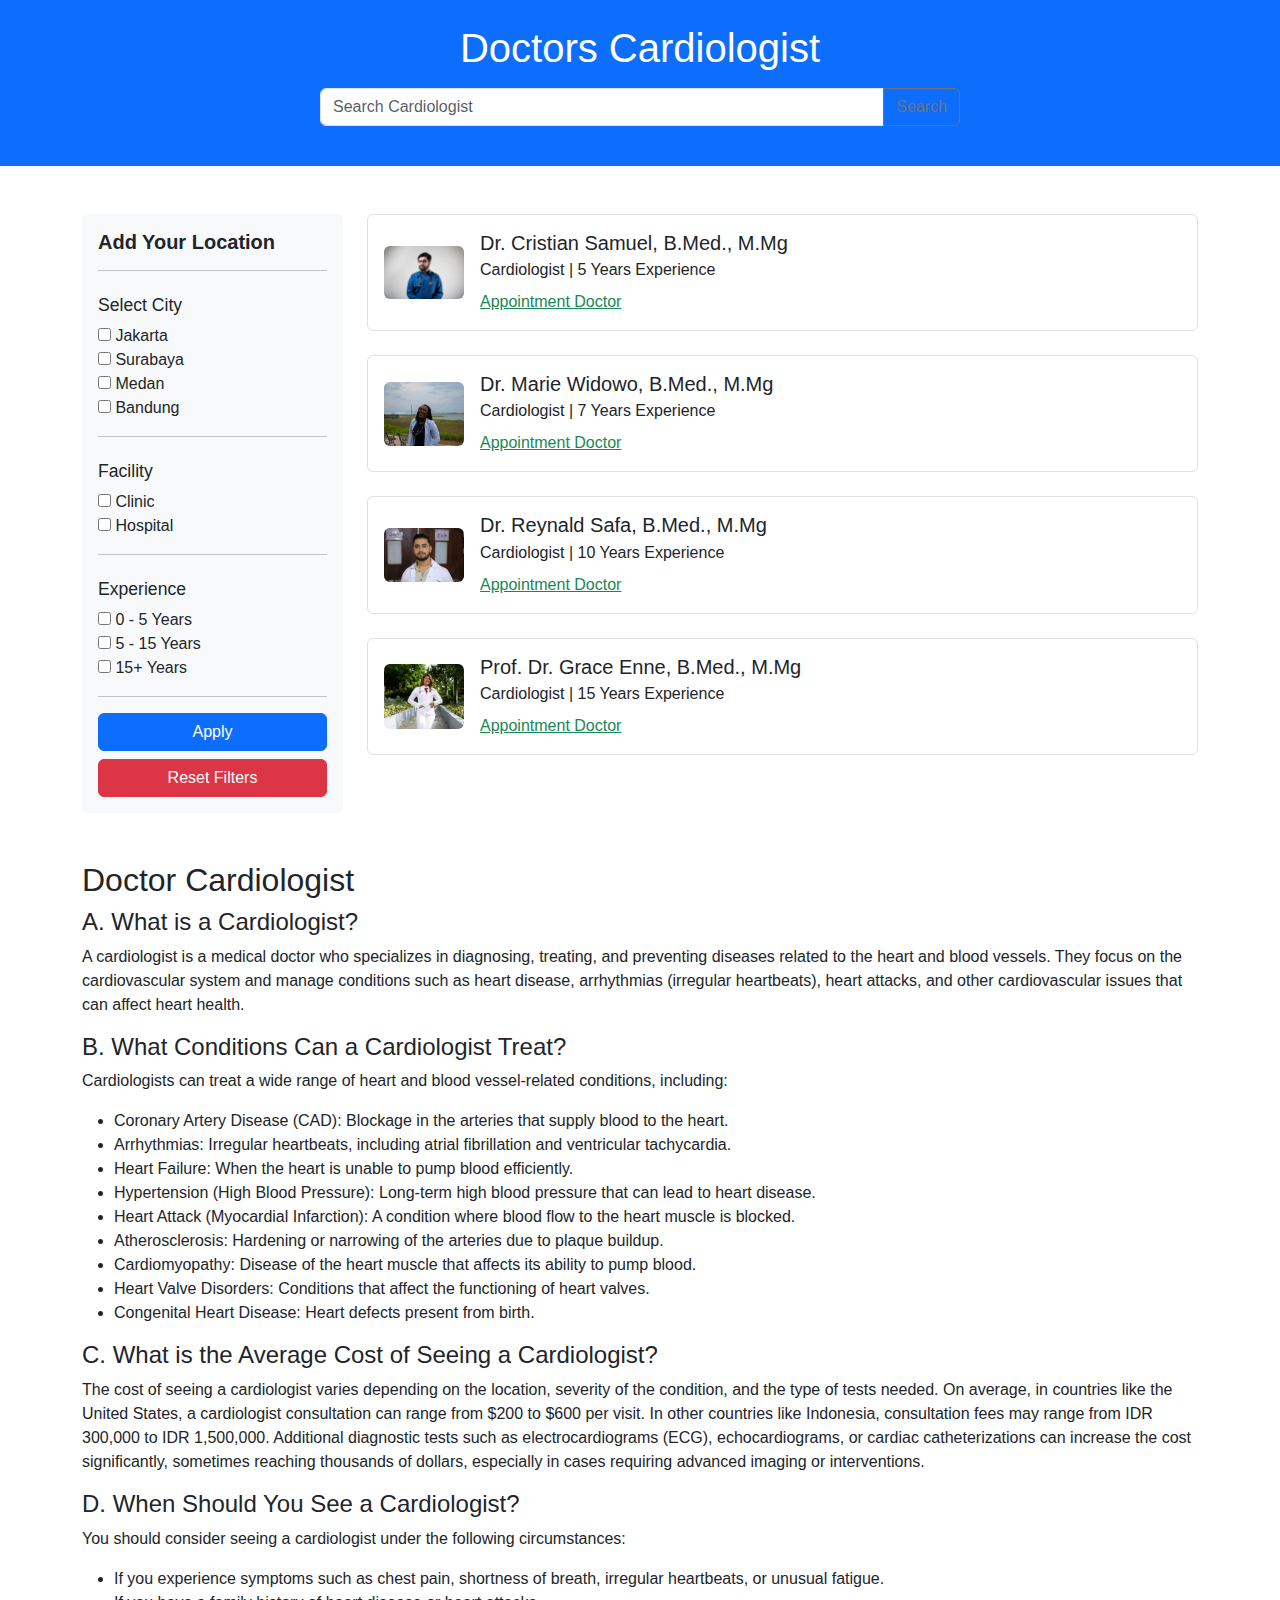
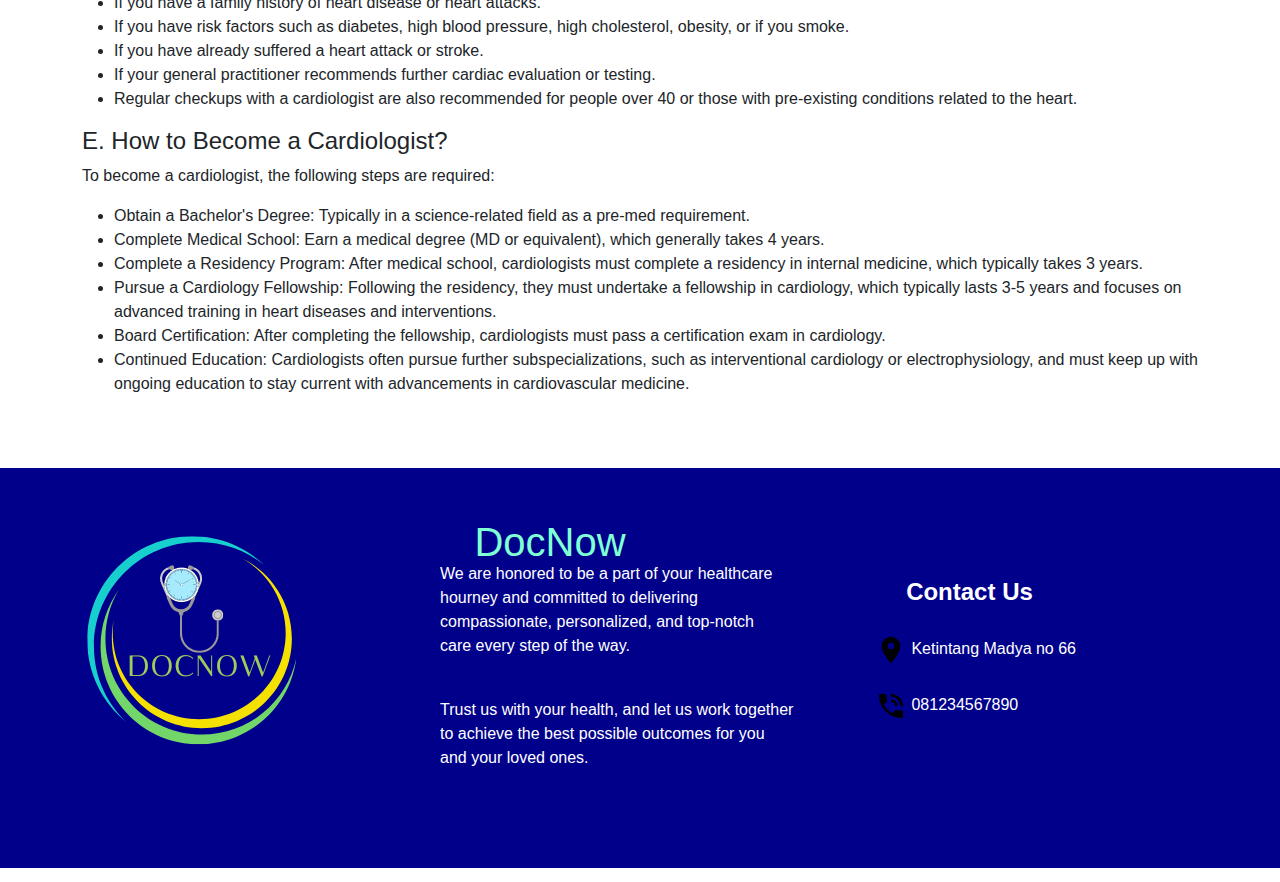
<file: daftar-dokter.html>
<!DOCTYPE html>
<html lang="en">
<head>
    <meta charset="UTF-8">
    <meta name="viewport" content="width=device-width, initial-scale=1.0">
    <title>Doctors Cardiologist</title>
    <!-- Bootstrap CSS -->
    <link href="https://cdn.jsdelivr.net/npm/bootstrap@5.3.0-alpha1/dist/css/bootstrap.min.css" rel="stylesheet">
    <!-- Custom CSS -->
    <link rel="stylesheet" href="styles/daftar-dokter.css">
</head>
<body>
    <!-- Header Section with Search Bar -->
    <header class="bg-primary text-white text-center py-4">
        <h1>Doctors Cardiologist</h1>
        <div class="search-bar mt-3">
            <div class="input-group mb-3 w-50 mx-auto">
                <input type="text" class="form-control" placeholder="Search Cardiologist" aria-label="Search">
                <button class="btn btn-outline-secondary" type="button">Search</button>
            </div>
        </div>
    </header>

    <!-- Filters and Doctors List Section -->
    <section class="container my-5">
        <div class="row">
            <!-- Filters Sidebar -->
            <div class="col-md-3">
                <div class="filter-section bg-light p-3 rounded">
                    <h5>Add Your Location</h5>
                    <hr>
                    <h6>Select City</h6>
                    <ul class="list-unstyled">
                        <li><input type="checkbox" class="city-filter" value="Jakarta"> Jakarta</li>
                        <li><input type="checkbox" class="city-filter" value="Surabaya"> Surabaya</li>
                        <li><input type="checkbox" class="city-filter" value="Medan"> Medan</li>
                        <li><input type="checkbox" class="city-filter" value="Bandung"> Bandung</li>
                    </ul>
                    <hr>
                    <h6>Facility</h6>
                    <ul class="list-unstyled">
                        <li><input type="checkbox" class="facility-filter" value="Clinic"> Clinic</li>
                        <li><input type="checkbox" class="facility-filter" value="Hospital"> Hospital</li>
                    </ul>
                    <hr>
                    <h6>Experience</h6>
                    <ul class="list-unstyled">
                        <li><input type="checkbox" class="experience-filter" value="0-5"> 0 - 5 Years</li>
                        <li><input type="checkbox" class="experience-filter" value="5-15"> 5 - 15 Years</li>
                        <li><input type="checkbox" class="experience-filter" value="15+"> 15+ Years</li>
                    </ul>
                    <hr>
                    <!-- Apply and Reset buttons -->
                    <button id="apply-filters" class="btn btn-primary w-100 mb-2">Apply</button>
                    <button id="reset-filters" class="btn btn-danger w-100">Reset Filters</button>
                </div>
            </div>
    
            <!-- Doctors List -->
            <div class="col-md-9">
                <div class="row">
                    <div class="col-md-12">
                        <div class="doctor-card p-3 mb-4 border rounded d-flex align-items-center" data-city="Jakarta" data-facility="Clinic" data-experience="5">
                            <img src="img/doctor.jpg" class="img-fluid rounded" alt="Doctor" width="80">
                            <div class="ms-3">
                                <h5>Dr. Cristian Samuel, B.Med., M.Mg</h5>
                                <p>Cardiologist | 5 Years Experience</p>
                                <a href="chat.html" class="text-success">Appointment Doctor</a>
                            </div>
                        </div>
                    </div>
                <div class="col-md-12">
                    <div class="doctor-card p-3 mb-4 border rounded d-flex align-items-center" data-city="Surabaya" data-facility="Hospital" data-experience="7">
                        <img src="img/doctor1.jpg" class="img-fluid rounded" alt="Doctor" width="80">
                        <div class="ms-3">
                            <h5>Dr. Marie Widowo, B.Med., M.Mg</h5>
                            <p>Cardiologist | 7 Years Experience</p>
                            <a href="chat.html" class="text-success">Appointment Doctor</a>
                        </div>
                    </div>
                </div>
                <div class="col-md-12">
                    <div class="doctor-card p-3 mb-4 border rounded d-flex align-items-center" data-city="Medan" data-facility="Clinic" data-experience="10">
                        <img src="img/doctor2.jpg" class="img-fluid rounded" alt="Doctor" width="80">
                        <div class="ms-3">
                            <h5>Dr. Reynald Safa, B.Med., M.Mg</h5>
                            <p>Cardiologist | 10 Years Experience</p>
                            <a href="chat.html" class="text-success">Appointment Doctor</a>
                        </div>
                    </div>
                </div>
                <div class="col-md-12">
                    <div class="doctor-card p-3 mb-4 border rounded d-flex align-items-center" data-city="Bandung" data-facility="Hospital" data-experience="15">
                        <img src="img/doctor3.jpg" class="img-fluid rounded" alt="Doctor" width="80">
                        <div class="ms-3">
                            <h5>Prof. Dr. Grace Enne, B.Med., M.Mg</h5>
                            <p>Cardiologist | 15 Years Experience</p>
                            <a href="chat.html" class="text-success">Appointment Doctor</a>
                        </div>
                    </div>
                </div>
            </div>
        </div>
    </div>
</section>


    <!-- Informational Section About Cardiologists -->
    <section class="container mb-5">
        <h2>Doctor Cardiologist</h2>
        <h4>A. What is a Cardiologist?</h4>
        <p>A cardiologist is a medical doctor who specializes in diagnosing, treating, and preventing diseases related to the heart and blood vessels. They focus on the cardiovascular system and manage conditions such as heart disease, arrhythmias (irregular heartbeats), heart attacks, and other cardiovascular issues that can affect heart health.</p>

        <h4>B. What Conditions Can a Cardiologist Treat?</h4>
        <p>Cardiologists can treat a wide range of heart and blood vessel-related conditions, including:</p>
        <ul>
            <li>Coronary Artery Disease (CAD): Blockage in the arteries that supply blood to the heart.</li>
            <li>Arrhythmias: Irregular heartbeats, including atrial fibrillation and ventricular tachycardia.</li>
            <li>Heart Failure: When the heart is unable to pump blood efficiently.</li>
            <li>Hypertension (High Blood Pressure): Long-term high blood pressure that can lead to heart disease.</li>
            <li>Heart Attack (Myocardial Infarction): A condition where blood flow to the heart muscle is blocked.</li>
            <li>Atherosclerosis: Hardening or narrowing of the arteries due to plaque buildup.</li>
            <li>Cardiomyopathy: Disease of the heart muscle that affects its ability to pump blood.</li>
            <li>Heart Valve Disorders: Conditions that affect the functioning of heart valves.</li>
            <li>Congenital Heart Disease: Heart defects present from birth.</li>
        </ul>

        <h4>C. What is the Average Cost of Seeing a Cardiologist?</h4>
        <p>The cost of seeing a cardiologist varies depending on the location, severity of the condition, and the type of tests needed. On average, in countries like the United States, a cardiologist consultation can range from $200 to $600 per visit. In other countries like Indonesia, consultation fees may range from IDR 300,000 to IDR 1,500,000. Additional diagnostic tests such as electrocardiograms (ECG), echocardiograms, or cardiac catheterizations can increase the cost significantly, sometimes reaching thousands of dollars, especially in cases requiring advanced imaging or interventions.</p>

        <h4>D. When Should You See a Cardiologist?</h4>
        <p>You should consider seeing a cardiologist under the following circumstances: </p>
        <ul>
            <li>If you experience symptoms such as chest pain, shortness of breath, irregular heartbeats, or unusual fatigue.</li>
            <li>If you have a family history of heart disease or heart attacks.</li>
            <li>If you have risk factors such as diabetes, high blood pressure, high cholesterol, obesity, or if you smoke.</li>
            <li>If you have already suffered a heart attack or stroke.</li>
            <li>If your general practitioner recommends further cardiac evaluation or testing.</li>
            <li>Regular checkups with a cardiologist are also recommended for people over 40 or those with pre-existing conditions related to the heart.</li>

        </ul>

        <h4>E. How to Become a Cardiologist?</h4>
        <p>To become a cardiologist, the following steps are required: </p>
        <ul>
            <li>Obtain a Bachelor's Degree: Typically in a science-related field as a pre-med requirement.</li>
           <li> Complete Medical School: Earn a medical degree (MD or equivalent), which generally takes 4 years.</li>
            <li>Complete a Residency Program: After medical school, cardiologists must complete a residency in internal medicine, which typically takes 3 years.</li>
            <li>Pursue a Cardiology Fellowship: Following the residency, they must undertake a fellowship in cardiology, which typically lasts 3-5 years and focuses on advanced training in heart diseases and interventions.</li>
            <li>Board Certification: After completing the fellowship, cardiologists must pass a certification exam in cardiology.</li>
            <li>Continued Education: Cardiologists often pursue further subspecializations, such as interventional cardiology or electrophysiology, and must keep up with ongoing education to stay current with advancements in cardiovascular medicine.</li>
        </ul>
    </section>

<!--Footer-->
<br>
<footer class="footer1 bg-dark-blue">
    <div class="footer-left">
       <h3 style="font-size: 40px;">DocNow</h3>
    </div>
    <div class="text2">
        &nbsp;&nbsp;&nbsp;&nbsp;&nbsp;&nbsp; <span class="contact-title">Contact Us</span>
        <br><br>
        <svg xmlns="http://www.w3.org/2000/svg" width="2em" height="2em" viewBox="0 0 24 24"><path fill="currentColor black" d="M12 11.5A2.5 2.5 0 0 1 9.5 9A2.5 2.5 0 0 1 12 6.5A2.5 2.5 0 0 1 14.5 9a2.5 2.5 0 0 1-2.5 2.5M12 2a7 7 0 0 0-7 7c0 5.25 7 13 7 13s7-7.75 7-13a7 7 0 0 0-7-7"/></svg>
        Ketintang Madya no 66
        <br><br>
        <svg xmlns="http://www.w3.org/2000/svg" width="2em" height="2em" viewBox="0 0 24 24"><path fill="currentColor black" d="M15 12h2a5 5 0 0 0-5-5v2a3 3 0 0 1 3 3m4 0h2c0-5-4.03-9-9-9v2c3.86 0 7 3.13 7 7m1 3.5c-1.25 0-2.45-.2-3.57-.57c-.35-.11-.74-.03-1.02.25l-2.2 2.2a15.1 15.1 0 0 1-6.59-6.59l2.2-2.2c.28-.28.36-.67.25-1.02A11.4 11.4 0 0 1 8.5 4a1 1 0 0 0-1-1H4a1 1 0 0 0-1 1a17 17 0 0 0 17 17a1 1 0 0 0 1-1v-3.5a1 1 0 0 0-1-1"/></svg>
        081234567890
    </div>
    <div class="creditcards">
        <img src="img/logo.png" alt="" style="float: left">
        <p>
            We are honored to be a part of your healthcare <br>hourney and committed to delivering <br>compassionate, personalized, and top-notch <br>care every step of the way. 
        </p>
        <p>
           <br>
            Trust us with your health, and let us work together <br> to achieve the best possible outcomes for you <br> and your loved ones.
        </p>
    </div>
</footer>
<!--End-->
    
    <!-- Bootstrap JS -->
    <script src="https://cdn.jsdelivr.net/npm/bootstrap@5.3.0-alpha1/dist/js/bootstrap.bundle.min.js"></script>
    <script src="styles/daftar-dokter.js"></script>
</body>
</html>
</file>
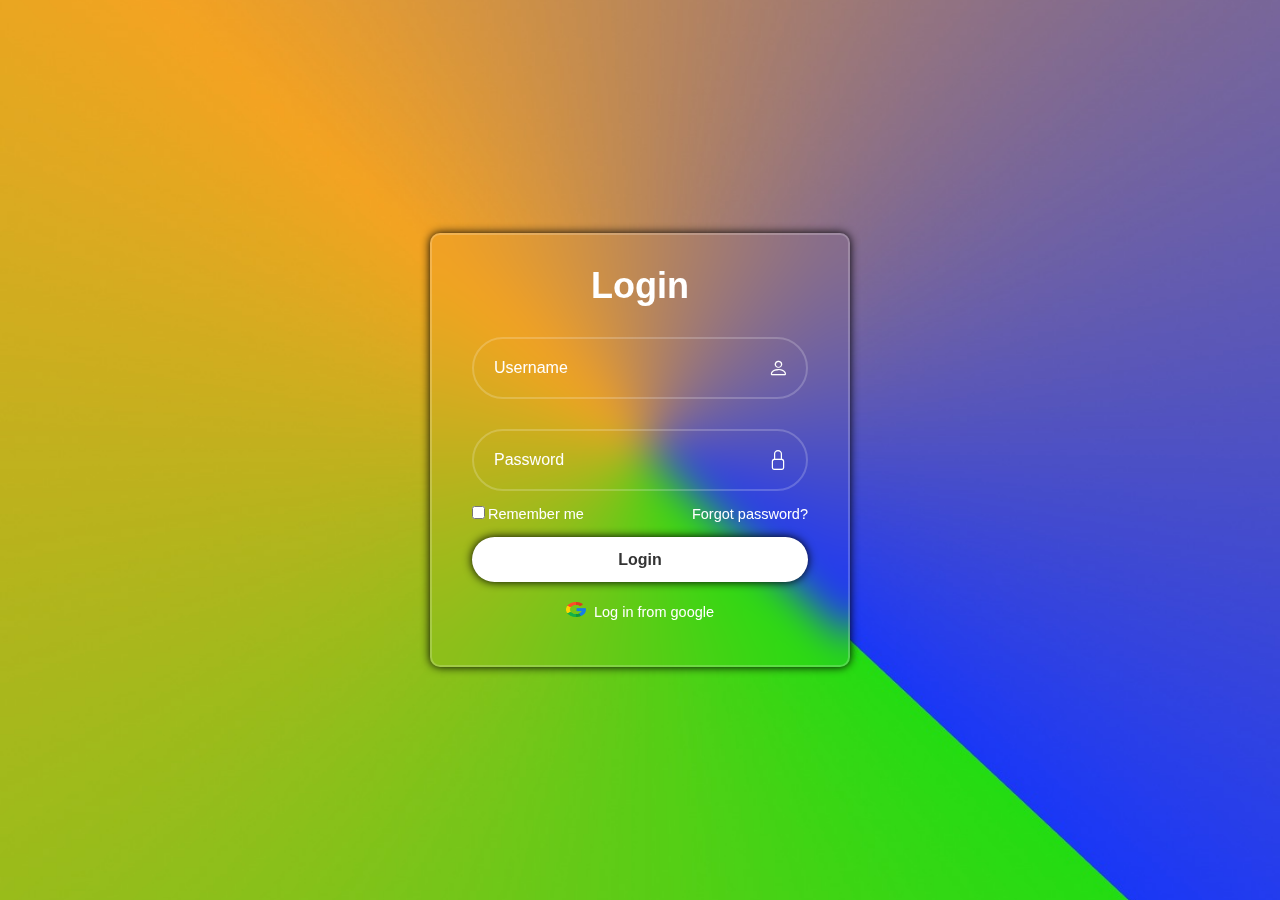
<file: login.html>
<!DOCTYPE html>
<html lang="en">
<head>
    <meta charset="UTF-8">
    <meta name="viewport" content="width=device-width, initial-scale=1.0">
    <title>Login</title>
    <link rel="stylesheet" href="styles/login.css">
     <!-- Bootstrap Icons -->
     <link href="https://cdn.jsdelivr.net/npm/bootstrap-icons/font/bootstrap-icons.css" rel="stylesheet">
</head>
<body>
    <div class="wrapper">
        <form action="">
            <h1>Login</h1>
            <div class="input-box">
                <input type="text" placeholder="Username"
                required>
                <i class="bi bi-person"></i>
            </div>
            <div class="input-box">
                <input type="password" placeholder="Password"
                required>
                <i class="bi bi-lock"></i>
            </div>
            <div class="remember-forgot">
                <label><input type="checkbox">Remember me
                </label>
                <a href="#">Forgot password?</a>
            </div>

            <button type="submit" class="btn">Login</button>

            <div class="register-link">
                <p><a href="#"><img src="img/google.png" alt="" width="20px" height="15px"></a> &nbsp;Log in from google</p>
            </div>
        </form>
    </div>
</body>
</html>
</file>
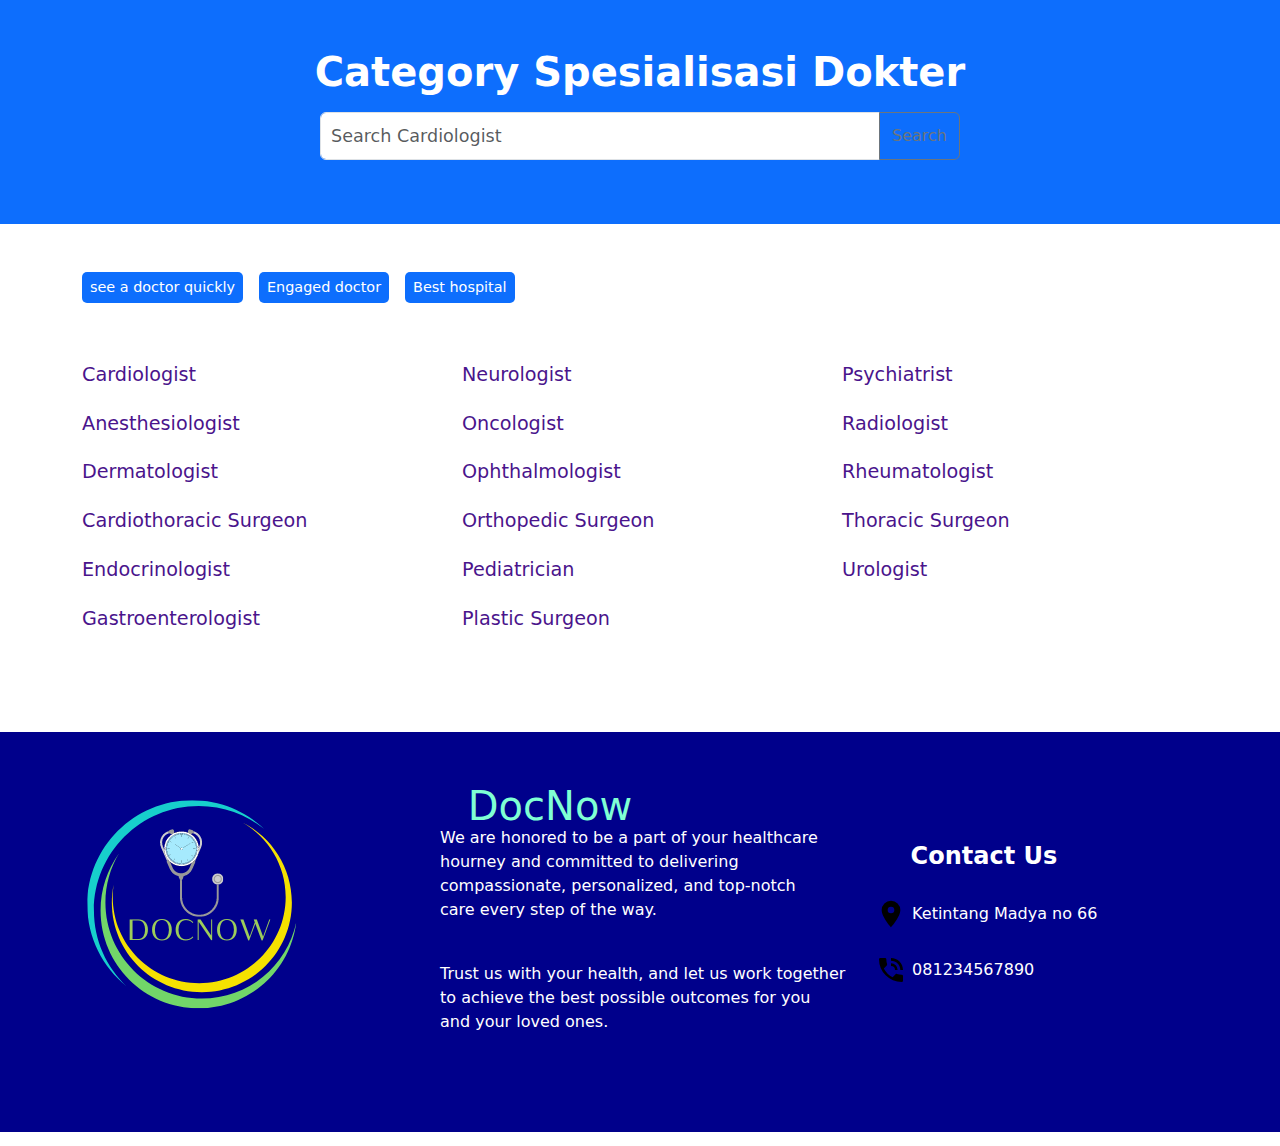
<file: spesialis.html>
<!DOCTYPE html>
<html lang="en">
<head>
    <meta charset="UTF-8">
    <meta name="viewport" content="width=device-width, initial-scale=1.0">
    <title>Other Specializations</title>
    <!-- Bootstrap CSS -->
    <link href="https://cdn.jsdelivr.net/npm/bootstrap@5.3.0-alpha1/dist/css/bootstrap.min.css" rel="stylesheet">
    <!-- Custom CSS -->
    <link rel="stylesheet" href="styles/spesialis.css">
</head>
<body>

    <!-- Navbar or Header -->
    <header class="bg-primary text-white text-center py-5">
        <h1>Category Spesialisasi Dokter</h1>
        <div class="search-bar mt-3">
            <div class="input-group mb-3 w-50 mx-auto">
                <input type="text" class="form-control" placeholder="Search Cardiologist" aria-label="Search">
                <button class="btn btn-outline-secondary" type="button">Search</button>
            </div>
        </div>
        
    </header>

    <!-- Search Bar and Filters Section -->
    <section class="container my-5">
            <div class="d-flex gap-3 mb-3">
                <div class="badge bg-primary p-2">see a doctor quickly</div>
                <div class="badge bg-primary p-2">Engaged doctor</div>
                <div class="badge bg-primary p-2">Best hospital</div>
            </div>
    </section>

    <!-- Specializations Section -->
    <section class="container mb-5">
        <div class="row">
            <div class="col-md-4">
                <ul class="list-unstyled">
                    <li><a href="daftar-dokter.html" class="specialization-link">Cardiologist</a></li>
                    <li><a href="daftar-dokter.html" class="specialization-link">Anesthesiologist</a></li>
                    <li><a href="daftar-dokter.html" class="specialization-link">Dermatologist</a></li>
                    <li><a href="daftar-dokter.html" class="specialization-link">Cardiothoracic Surgeon</a></li>
                    <li><a href="daftar-dokter.html" class="specialization-link">Endocrinologist</a></li>
                    <li><a href="daftar-dokter.html" class="specialization-link">Gastroenterologist</a></li>
                </ul>
            </div>
            <div class="col-md-4">
                <ul class="list-unstyled">
                    <li><a href="daftar-dokter.html" class="specialization-link">Neurologist</a></li>
                    <li><a href="daftar-dokter.html" class="specialization-link">Oncologist</a></li>
                    <li><a href="daftar-dokter.html" class="specialization-link">Ophthalmologist</a></li>
                    <li><a href="daftar-dokter.html" class="specialization-link">Orthopedic Surgeon</a></li>
                    <li><a href="daftar-dokter.html" class="specialization-link">Pediatrician</a></li>
                    <li><a href="daftar-dokter.html" class="specialization-link">Plastic Surgeon</a></li>
                </ul>
            </div>
            <div class="col-md-4">
                <ul class="list-unstyled">
                    <li><a href="daftar-dokter.html" class="specialization-link">Psychiatrist</a></li>
                    <li><a href="daftar-dokter.html" class="specialization-link">Radiologist</a></li>
                    <li><a href="daftar-dokter.html" class="specialization-link">Rheumatologist</a></li>
                    <li><a href="daftar-dokter.html" class="specialization-link">Thoracic Surgeon</a></li>
                    <li><a href="daftar-dokter.html" class="specialization-link">Urologist</a></li>
                </ul>
            </div>
        </div>
    </section>

         <!--Footer-->
         <br>
         <footer class="footer1 bg-dark-blue">
             <div class="footer-left">
                <h3 style="font-size: 40px;">DocNow</h3>
             </div>
             <div class="text2">
                 &nbsp;&nbsp;&nbsp;&nbsp;&nbsp;&nbsp; <span class="contact-title">Contact Us</span>
                 <br><br>
                 <svg xmlns="http://www.w3.org/2000/svg" width="2em" height="2em" viewBox="0 0 24 24"><path fill="currentColor black" d="M12 11.5A2.5 2.5 0 0 1 9.5 9A2.5 2.5 0 0 1 12 6.5A2.5 2.5 0 0 1 14.5 9a2.5 2.5 0 0 1-2.5 2.5M12 2a7 7 0 0 0-7 7c0 5.25 7 13 7 13s7-7.75 7-13a7 7 0 0 0-7-7"/></svg>
                 Ketintang Madya no 66
                 <br><br>
                 <svg xmlns="http://www.w3.org/2000/svg" width="2em" height="2em" viewBox="0 0 24 24"><path fill="currentColor black" d="M15 12h2a5 5 0 0 0-5-5v2a3 3 0 0 1 3 3m4 0h2c0-5-4.03-9-9-9v2c3.86 0 7 3.13 7 7m1 3.5c-1.25 0-2.45-.2-3.57-.57c-.35-.11-.74-.03-1.02.25l-2.2 2.2a15.1 15.1 0 0 1-6.59-6.59l2.2-2.2c.28-.28.36-.67.25-1.02A11.4 11.4 0 0 1 8.5 4a1 1 0 0 0-1-1H4a1 1 0 0 0-1 1a17 17 0 0 0 17 17a1 1 0 0 0 1-1v-3.5a1 1 0 0 0-1-1"/></svg>
                 081234567890
             </div>
             <div class="creditcards">
                 <img src="img/logo.png" alt="" style="float: left">
                 <p>
                     We are honored to be a part of your healthcare <br>hourney and committed to delivering <br>compassionate, personalized, and top-notch <br>care every step of the way. 
                 </p>
                 <p>
                    <br>
                     Trust us with your health, and let us work together <br> to achieve the best possible outcomes for you <br> and your loved ones.
                 </p>
             </div>
         </footer>
         <!--End-->
    <!-- Bootstrap JS -->
    <script src="https://cdn.jsdelivr.net/npm/bootstrap@5.3.0-alpha1/dist/js/bootstrap.bundle.min.js"></script>
</body>
</html>
</file>
<file: styles/daftar-dokter.css>
/* Additional custom styles */
body {
    font-family: Arial, sans-serif;
}

/* Header */
header h1 {
    font-size: 2.5rem;
    margin-bottom: 0.5rem;
}

/* Doctor Filter Section */
.filter-section h5 {
    font-weight: bold;
}
.filter-section h6 {
    margin-top: 1.5rem;
    font-size: 1.1rem;
}

/* Doctor Card */
.doctor-card {
    align-items: center;
}
.doctor-card img {
    border-radius: 8px;
}
.doctor-card h5 {
    margin-bottom: 0.2rem;
}
.doctor-card p {
    margin-bottom: 0.5rem;
}

    /* Footer Section */
    .footer1{
        background-color: #00008B;
        padding: 140px;
        position: relative;
        height: 400px;
    }
    .footer-left{
        margin-top: -90px;
        margin-left: -180px;
        text-align: center;
        color: #7FFFD4	;
    }
    .text2{
        margin-left: 735px;
        color: white;
    }

    .contact-title {
        font-weight: bold; 
        font-size: 1.5rem; 
        margin-bottom: 10px;
    }

    .creditcards{
        color: white;
        margin-top: -160px;
        margin-left: -200px;
    }
    .creditcards img {
        margin-top: -180px; 
    }

    @media (max-width: 768px) {
        .footer1{
            background-color: #00008B;
            padding: 140px;
            position: relative;
            height: 400px;
        }
        .footer-left{
            margin-top: -80px;
            margin-left: -140px;
            text-align: center;
            color: #7FFFD4	;
        }
        .text2{
            margin-left: 330px;
            margin-right: none;
            color: white;
        }

        .contact-title {
            font-weight: bold; 
            font-size: 1.1rem; 
            margin-bottom: 10px;
        }

        .creditcards{
            color: white;
            margin-top: -130px;
            margin-left: -100px;
        }

        .creditcards img {
            margin-left: -40px;
            margin-top: -170px;
            max-width: 170px; 
        }
    }

    @media (max-width: 480px) {
        .footer1{
            background-color: #00008B;
            padding: 100px;
            position: relative;
            height: 600px;
        }
        .footer-left{
            margin-top: -40px;
            margin-left: -100px;
            text-align: center;
            color: #7FFFD4	;
        }
        .text2{
            margin-left: 100px;
            color: white;
            margin-left: -80px;
        }

        .contact-title {
            font-weight: bold; 
            font-size: 1.4rem; 
            margin-left: -40px;
            margin-right: -100;
        }

        .creditcards{
            color: white;
            margin-top: 60px;
            margin-left: -87px;
        }

        .creditcards img {
            margin-left: -40px;
            margin-top: -340px;
            max-width: 170px; 
        }
    }

    @media (max-width: 320px) {
        .footer1{
            background-color: #00008B;
            padding: 60px;
            position: absolute;
            height: 800px;
        }
        .footer-left{
            margin-top: -40px;
            margin-left: 60px;
            text-align: center;
            color: #7FFFD4	;
        }
        .text2{
            color: white;
            margin-left: -40px;
            margin-right: -100px;
            margin-top: 30px;
        }

        .contact-title {
            font-weight: bold; 
            font-size: 1.4rem; 
            margin-top: 10px;
            margin-bottom: -10px;
        }

        .creditcards{
            color: white;
            margin-top: 30px;
            margin-left: -40px;
        }

        .creditcards img {
            margin-left: -40px;
            margin-top: -310px;
            max-width: 170px; 
        }
    }
</file>
<file: styles/login.css>
*{
    margin: 0;
    padding: 0;
    box-sizing: border-box;
    font-family: "Poppins", sans-serif;
}
body{
    display: flex;
    justify-content: center;
    align-items: center;
    min-height: 100vh;
    background: url('../img/login.jpeg') no-repeat;
    background-size: cover;
    background-position: center;
}
.wrapper{
    width: 420px;
    background: transparent;
    border: 2px solid rgba(255, 255, 255, .2);
    backdrop-filter: blur(20px);
    box-shadow: 0 0 10px rgba(0, 0, .2);
    color: #fff;
    border-radius: 10px;
    padding: 30px 40px;
}
.wrapper h1{
    font-size: 36px;
    text-align: center;
}

.wrapper .input-box{
    position: relative;
    width: 100%;
    height: 50%;
    margin: 30px 0;
}

.input-box input{
    width: 100%;
    height: 100%;
    background: transparent;
    border: none;
    outline: none;
    border: 2px solid rgba(255, 255, 255, .2);
    border-radius: 40px;
    font-size: 16px;
    color: #fff;
    padding: 20px 45px 20px 20px;
}

.input-box input::placeholder{
    color: #fff;
}

.input-box i{
    position: absolute;
    right: 20px;
    top: 50%;
    transform: translateY(-50%);
    font-size: 20px;
}

.wrapper .remember-forgot{
    display: flex;
    justify-content: space-between;
    font-size: 14.5px;
    margin: -15px 0 15px;
}

.remember-forgot label input{
    accent-color: #fff;
    margin-right: 3px;
}

.remember-forgot a{
    color: #fff;
    text-decoration: none;
}

.remember-forgot a:hover{
    text-decoration: underline;
}

.wrapper .btn{
    width: 100%;
    height: 45px;
    background: #fff;
    border: none;
    outline: none;
    border-radius: 40px;
    box-shadow:0 0 10px rgba(0, 0, .1) ;
    cursor: pointer;
    font-size: 16px;
    color: #333;
    font-weight: 600;
}

.wrapper .register-link{
    font-size: 14.5px;
    text-align: center;
    margin: 20px 0 15px;
}

.register-link p a{
    color: #fff;
    text-decoration: none;
    font-weight: 600;
}

.register-link p a:hover{
    text-decoration: underline;
}
</file>
<file: styles/spesialis.css>
header {
    background-color: #4a148c;
}

h1 {
    font-size: 2.5rem;
    font-weight: bold;
}

input[type="text"] {
    padding: 10px;
    font-size: 1.1rem;
}
.badge {
    font-size: 0.9rem;
    font-weight: normal;
    border-radius: 5px;
}

.list-unstyled li {
    padding: 10px 0;
    font-size: 1.2rem;
}

.specialization-link {
    text-decoration: none;
    color: #4a148c;
}

.specialization-link:hover {
    text-decoration: underline;
}

   /* Footer Section */
   .footer1{
    background-color: #00008B;
    padding: 140px;
    position: relative;
    height: 400px;
}
.footer-left{
    margin-top: -90px;
    margin-left: -180px;
    text-align: center;
    color: #7FFFD4	;
}
.text2{
    margin-left: 735px;
    color: white;
}

.contact-title {
    font-weight: bold; 
    font-size: 1.5rem; 
    margin-bottom: 10px;
}

.creditcards{
    color: white;
    margin-top: -160px;
    margin-left: -200px;
}
.creditcards img {
    margin-top: -180px; 
}

@media (max-width: 768px) {
    h1 {
        font-size: 2rem; 
    }

    .input-group {
        width: 100%; 
    }

    .badge {
        font-size: 0.85rem;
        padding: 10px 15px;
    }

    .d-flex {
        flex-wrap: wrap; 
        justify-content: center; 
        gap: 10px;
    }


    .footer1{
        background-color: #00008B;
        padding: 140px;
        position: relative;
        height: 400px;
    }
    .footer-left{
        margin-top: -80px;
        margin-left: -140px;
        text-align: center;
        color: #7FFFD4	;
    }
    .text2{
        margin-left: 330px;
        margin-right: none;
        color: white;
    }

    .contact-title {
        font-weight: bold; 
        font-size: 1.1rem; 
        margin-bottom: 10px;
    }

    .creditcards{
        color: white;
        margin-top: -130px;
        margin-left: -100px;
    }

    .creditcards img {
        margin-left: -40px;
        margin-top: -170px;
        max-width: 170px; 
    }
}

@media (max-width: 576px) {
    h1 {
        font-size: 1.8rem; 
    }

    .badge {
        font-size: 0.8rem;
        padding: 8px 12px;
    }
}


@media (max-width: 480px) {
    .footer1{
        background-color: #00008B;
        padding: 100px;
        position: relative;
        height: 600px;
    }
    .footer-left{
        margin-top: -40px;
        margin-left: -100px;
        text-align: center;
        color: #7FFFD4	;
    }
    .text2{
        margin-left: 100px;
        color: white;
        margin-left: -80px;
    }

    .contact-title {
        font-weight: bold; 
        font-size: 1.4rem; 
        margin-left: -40px;
        margin-right: -100;
    }

    .creditcards{
        color: white;
        margin-top: 60px;
        margin-left: -87px;
    }

    .creditcards img {
        margin-left: -40px;
        margin-top: -340px;
        max-width: 170px; 
    }
}

@media (max-width: 320px) {
    .footer1{
        background-color: #00008B;
        padding: 60px;
        position: absolute;
        height: 800px;
    }
    .footer-left{
        margin-top: -40px;
        margin-left: 60px;
        text-align: center;
        color: #7FFFD4	;
    }
    .text2{
        color: white;
        margin-left: -40px;
        margin-right: -100px;
        margin-top: 30px;
    }

    .contact-title {
        font-weight: bold; 
        font-size: 1.4rem; 
        margin-top: 10px;
        margin-bottom: -10px;
    }

    .creditcards{
        color: white;
        margin-top: 30px;
        margin-left: -40px;
    }

    .creditcards img {
        margin-left: -40px;
        margin-top: -310px;
        max-width: 170px; 
    }
}
</file>
